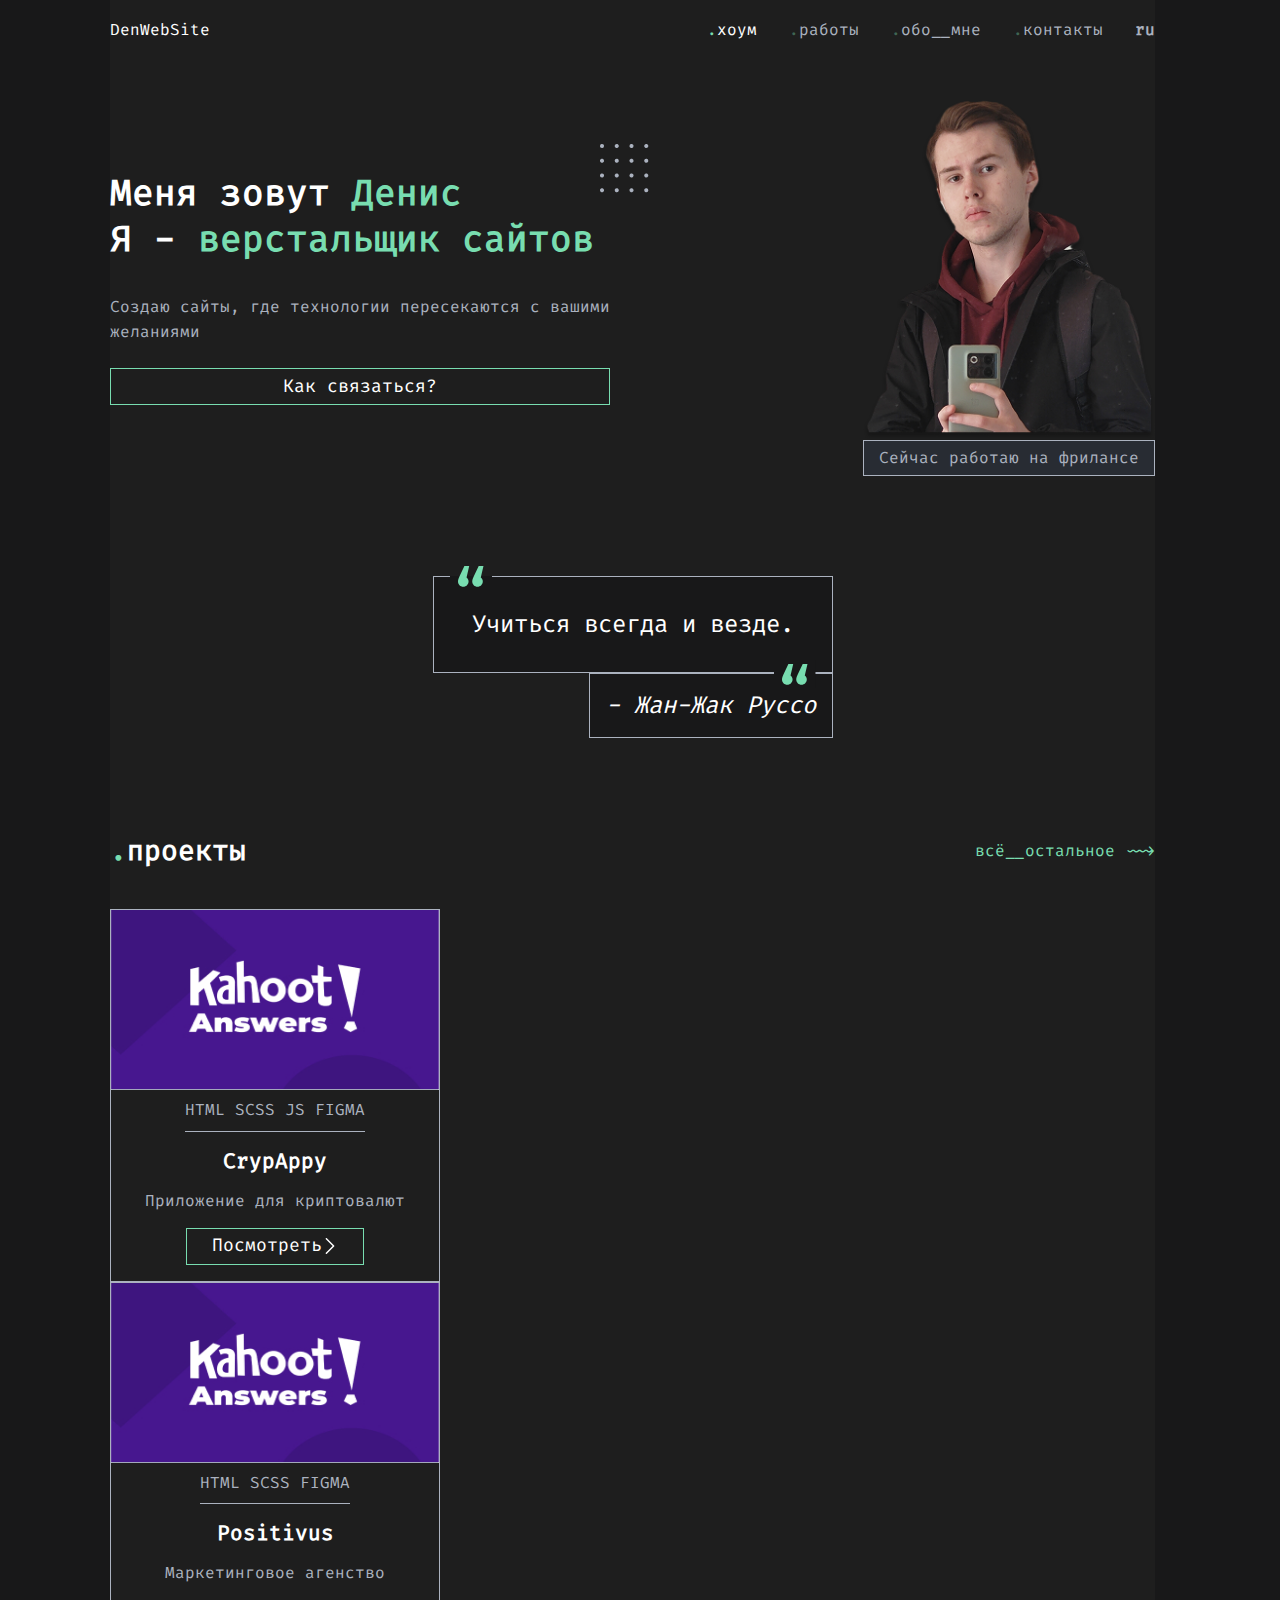
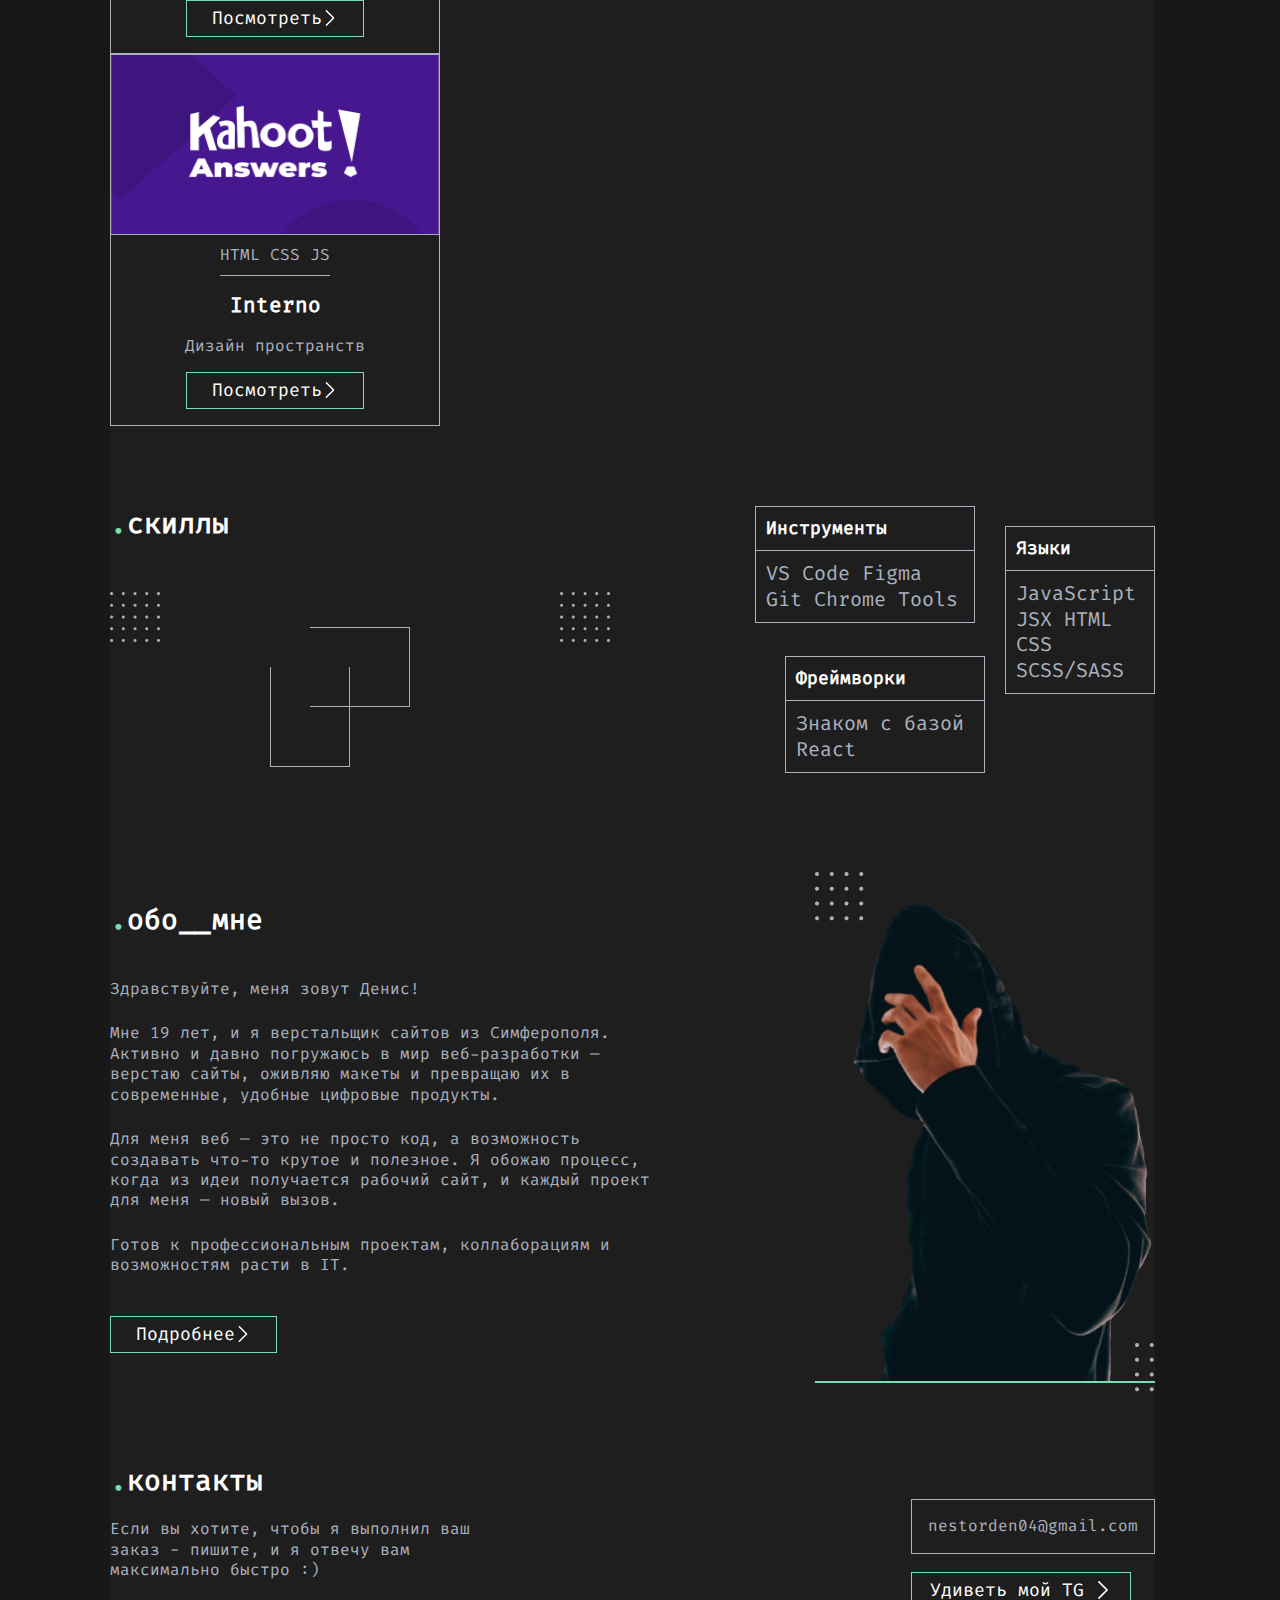
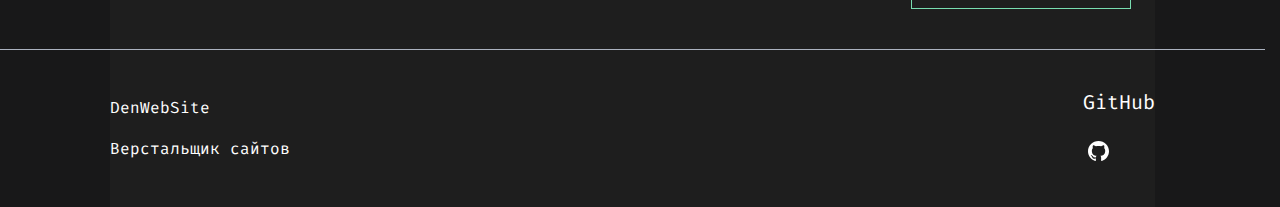
<file: index.html>
<!DOCTYPE html>
<html lang="en">

<head>
    <meta charset="UTF-8">
    <meta name="viewport" content="width=device-width, initial-scale=1.0">
    <title>DenWebSite</title>
    <link rel="stylesheet" href="css/style.css">
</head>

<body>
    <header class="header">
        <div class="header__inner container section">
            <a class="header__logo logo" href="index.html">
                <p>DenWebSite</p>
            </a>

            <div class="header__links">
                <nav class="header__nav">
                    <button class="menu-btn" type="button">
                        <span class="btn-line"></span>
                        <span class="btn-line"></span>
                        <span class="btn-line"></span>
                        <span class="btn-line"></span>
                    </button>
                    <ul class="header__list">
                        <li class="header__list-item active"><a href="index.html"><span>.</span>хоум</a></li>
                        <li class="header__list-item"><a href="#"><span>.</span>работы</a></li>
                        <li class="header__list-item"><a href="#"><span>.</span>обо__мне</a></li>
                        <li class="header__list-item"><a href="#"><span>.</span>контакты</a></li>
                    </ul>
                </nav>
                <div class="switch">
                    <p>ru</p>
                </div>
            </div>
        </div>
    </header>

    <main class="main">
        <section class="hero">
            <div class="container section">
                <div class="hero__top">
                    <div class="hero__info">
                        <h1 class="hero__title">
                            Меня зовут <span class="hero__span">Денис</span> <br>
                            Я - <span class="hero__span">верстальщик сайтов</span>
                        </h1>
                        <div class="hero__subtitle">
                            <p>
                                Создаю сайты, где технологии пересекаются с вашими желаниями
                            </p>
                        </div>
                        <div class="card hero__links">
                            <div class="card-inner">
                                <a class="card-front hero__link button button--accent" href="#">Как связаться?</a>
                                <a class="card-back hero__link button button--accent" href="#">Быстро и легко!</a>
                            </div>
                        </div>
                    </div>

                    <div class="hero__image">
                        <img src="/images/den.png" alt="Denis Photo" loading="lazy" width="292" height="341">
                        <div class="hero__image-descr">
                            <p>Сейчас работаю на фрилансе</p>
                        </div>
                    </div>
                </div>

                <div class="hero__bottom">
                    <blockquote class="hero__bottom-blockquote"
                        cite="https://www.websmi.by/2024/07/uchitsya-vsegda-i-vezde-zhan-zhak-russo/">
                        <p>
                            Учиться всегда и везде.
                        </p>
                    </blockquote>
                    <cite class="hero__bottom-cite">- Жан-Жак Руссо</cite>
                </div>
            </div>
        </section>

        <section class="projects">
            <div class="container section">
                <div class="projects__top">
                    <h2 class="projects__title">
                        <span class="green-dot">.</span>проекты
                    </h2>

                    <a class="projects__link-more" href="projects.html">
                        всё__остальное ~~>
                    </a>
                </div>

                <ul class="projects__list">
                    <li class="projects__list-item">
                        <img class="projects__list-img" src="images/delete.jpg" alt="" width="330" height="200"
                            loading="lazy">
                        <div class="projects__list-stek">
                            <p>
                                HTML SCSS JS FIGMA
                            </p>
                        </div>
                        <h3 class="projects__list-name">CrypAppy</h3>
                        <div class="projects__list-descr">
                            <p>
                                Приложение для криптовалют
                            </p>
                        </div>
                        <a class="projects__list-link button" href="https://denwebsite.github.io/Locus/">
                            Посмотреть
                            <svg fill="#000000" height="16" width="16" version="1.1" id="Layer_1"
                                xmlns="http://www.w3.org/2000/svg" xmlns:xlink="http://www.w3.org/1999/xlink"
                                viewBox="0 0 330 330" xml:space="preserve">
                                <path id="XMLID_222_" d="M250.606,154.389l-150-149.996c-5.857-5.858-15.355-5.858-21.213,0.001
	c-5.857,5.858-5.857,15.355,0.001,21.213l139.393,139.39L79.393,304.394c-5.857,5.858-5.857,15.355,0.001,21.213
	C82.322,328.536,86.161,330,90,330s7.678-1.464,10.607-4.394l149.999-150.004c2.814-2.813,4.394-6.628,4.394-10.606
	C255,161.018,253.42,157.202,250.606,154.389z" />
                            </svg>
                        </a>
                    </li>
                    <li class="projects__list-item">
                        <img class="projects__list-img" src="images/delete.jpg" alt="" width="330" height="200"
                            loading="lazy">
                        <div class="projects__list-stek">
                            <p>
                                HTML SCSS FIGMA
                            </p>
                        </div>
                        <h3 class="projects__list-name">Positivus</h3>
                        <div class="projects__list-descr">
                            <p>
                                Маркетинговое агенство
                            </p>
                        </div>
                        <a class="projects__list-link button" href="https://denwebsite.github.io/Posi4/">
                            Посмотреть
                            <svg fill="#000000" height="16" width="16" version="1.1" id="Layer_1"
                                xmlns="http://www.w3.org/2000/svg" xmlns:xlink="http://www.w3.org/1999/xlink"
                                viewBox="0 0 330 330" xml:space="preserve">
                                <path id="XMLID_222_" d="M250.606,154.389l-150-149.996c-5.857-5.858-15.355-5.858-21.213,0.001
	c-5.857,5.858-5.857,15.355,0.001,21.213l139.393,139.39L79.393,304.394c-5.857,5.858-5.857,15.355,0.001,21.213
	C82.322,328.536,86.161,330,90,330s7.678-1.464,10.607-4.394l149.999-150.004c2.814-2.813,4.394-6.628,4.394-10.606
	C255,161.018,253.42,157.202,250.606,154.389z" />
                            </svg>
                        </a>
                    </li>
                    <li class="projects__list-item">
                        <img class="projects__list-img" src="images/delete.jpg" alt="" width="330" height="200"
                            loading="lazy">
                        <div class="projects__list-stek">
                            <p>
                                HTML CSS JS
                            </p>
                        </div>
                        <h3 class="projects__list-name">Interno</h3>
                        <div class="projects__list-descr">
                            <p>
                                Дизайн пространств
                            </p>
                        </div>
                        <a class="projects__list-link button" href="https://denwebsite.github.io/Interno/">
                            Посмотреть
                            <svg fill="#000000" height="16" width="16" version="1.1" id="Layer_1"
                                xmlns="http://www.w3.org/2000/svg" xmlns:xlink="http://www.w3.org/1999/xlink"
                                viewBox="0 0 330 330" xml:space="preserve">
                                <path id="XMLID_222_" d="M250.606,154.389l-150-149.996c-5.857-5.858-15.355-5.858-21.213,0.001
	c-5.857,5.858-5.857,15.355,0.001,21.213l139.393,139.39L79.393,304.394c-5.857,5.858-5.857,15.355,0.001,21.213
	C82.322,328.536,86.161,330,90,330s7.678-1.464,10.607-4.394l149.999-150.004c2.814-2.813,4.394-6.628,4.394-10.606
	C255,161.018,253.42,157.202,250.606,154.389z" />
                            </svg>
                        </a>
                    </li>
                </ul>
            </div>
        </section>

        <section class="skills">
            <div class="container section">
                <div class="skills__inner">
                    <div class="skills__header">
                        <h2 class="skills__title">
                            <span class="green-dot">.</span>скиллы
                        </h2>

                        <div class="skills__decor">
                            <img src="images/dots.png" alt="dots image" width="50" height="50" loading="lazy">
                            <img src="images/dots.png" alt="dots image" width="50" height="50" loading="lazy">
                        </div>
                    </div>


                    <ul class="skills__list">
                        <li class="skills__list-item">
                            <h4 class="skills__list-name">Языки</h4>
                            <div class="skills__list-descr">
                                <p>
                                    JavaScript JSX HTML CSS SCSS/SASS
                                </p>
                            </div>
                        </li>
                        <li class="skills__list-item">
                            <h4 class="skills__list-name">Инструменты</h4>
                            <div class="skills__list-descr">
                                <p>
                                    VS Code Figma Git Chrome Tools
                                </p>
                            </div>
                        </li>
                        <li class="skills__list-item">
                            <h4 class="skills__list-name">Фреймворки</h4>
                            <div class="skills__list-descr">
                                <p>
                                    Знаком с базой React
                                </p>
                            </div>
                        </li>
                    </ul>

                </div>
            </div>
        </section>

        <section class="about">
            <div class="container section section--hidden-x">
                <div class="about__inner">
                    <div class="about__header">
                        <h2 class="about__title">
                            <span class="green-dot">.</span>обо__мне
                        </h2>

                        <div class="about__descr">
                            <p>
                                Здравствуйте, меня зовут Денис!
                            </p>
                            <p>Мне 19 лет, и я верстальщик сайтов из Симферополя. Активно и давно погружаюсь в мир
                                веб-разработки — верстаю сайты, оживляю макеты и превращаю их в современные, удобные
                                цифровые продукты.
                            </p>
                            <p>Для меня веб — это не просто код, а возможность создавать что-то крутое и полезное. Я
                                обожаю
                                процесс, когда из идеи получается рабочий сайт, и каждый проект для меня — новый вызов.
                            </p>
                            <p>
                                Готов к профессиональным проектам, коллаборациям и возможностям расти в IT.</p>
                        </div>

                        <a class="about__btn button button--accent" href="#">Подробнее
                            <svg fill="#000000" height="16" width="16" version="1.1" id="Layer_1"
                                xmlns="http://www.w3.org/2000/svg" xmlns:xlink="http://www.w3.org/1999/xlink"
                                viewBox="0 0 330 330" xml:space="preserve">
                                <path id="XMLID_222_" d="M250.606,154.389l-150-149.996c-5.857-5.858-15.355-5.858-21.213,0.001
	c-5.857,5.858-5.857,15.355,0.001,21.213l139.393,139.39L79.393,304.394c-5.857,5.858-5.857,15.355,0.001,21.213
	C82.322,328.536,86.161,330,90,330s7.678-1.464,10.607-4.394l149.999-150.004c2.814-2.813,4.394-6.628,4.394-10.606
	C255,161.018,253.42,157.202,250.606,154.389z" />
                            </svg>
                        </a>
                    </div>

                    <div class="about__image">
                        <img src="images/deleteNotMe.png" alt="Den Photo" width="340" height="500" loading="lazy">
                    </div>
                </div>
            </div>
        </section>

        <section class="contacts">
            <div class="container section section--hidden-x">
                <div class="contacts__header">
                    <h2 class="contacts__title">
                        <span class="green-dot">.</span>контакты
                    </h2>
                </div>

                <div class="contacts__list">
                    <div class="contacts__list-text">
                        <p>
                            Если вы хотите, чтобы я выполнил ваш заказ -
                            пишите, и я отвечу вам максимально быстро :)
                        </p>
                    </div>


                    <div class="contacts__list-links">
                        <a class="contacts__list-email" href="mailto:nestorden04@gmail.com">
                            nestorden04@gmail.com
                        </a>
                        <div class="tg">
                            <p class="contacts__list-telegram button">
                                Удиветь мой TG
                                <svg fill="#000000" height="18" width="18" version="1.1" id="Layer_1"
                                    xmlns="http://www.w3.org/2000/svg" xmlns:xlink="http://www.w3.org/1999/xlink"
                                    viewBox="0 0 330 330" xml:space="preserve">
                                    <path id="XMLID_222_" d="M250.606,154.389l-150-149.996c-5.857-5.858-15.355-5.858-21.213,0.001
	c-5.857,5.858-5.857,15.355,0.001,21.213l139.393,139.39L79.393,304.394c-5.857,5.858-5.857,15.355,0.001,21.213
	C82.322,328.536,86.161,330,90,330s7.678-1.464,10.607-4.394l149.999-150.004c2.814-2.813,4.394-6.628,4.394-10.606
	C255,161.018,253.42,157.202,250.606,154.389z" />
                                </svg>
                            </p>
                            <div class="tg-show visually-hidden">
                                <img src="images/tgQrCode.png" width="300" height="300" alt="My Telegram QR-code"
                                    loading="lazy">
                            </div>
                        </div>
                    </div>
                </div>
            </div>
        </section>
    </main>

    <footer class="footer">
        <div class="container section">
            <div class="footer__inner">
                <div class="footer__info">
                    <a class="footer__logo logo" href="#">
                        <p>DenWebSite</p>
                    </a>
                    <div class="footer__descr">
                        <p>
                            Верстальщик сайтов
                        </p>
                    </div>
                </div>
                <div class="footer__link">
                    <a class="footer__link-item" href="https://github.com/DenWebSite">
                        <p>GitHub</p>
                        <svg width="32" height="32" viewBox="0 0 32 32" fill="FFFFFF"
                            xmlns="http://www.w3.org/2000/svg">
                            <path
                                d="M15.5 6C9.69875 6 5 10.5882 5 16.2529C5 20.7899 8.00562 24.6219 12.1794 25.9804C12.7044 26.0701 12.9012 25.7625 12.9012 25.4934C12.9012 25.2499 12.8881 24.4425 12.8881 23.5838C10.25 24.058 9.5675 22.9558 9.3575 22.3791C9.23938 22.0843 8.7275 21.1743 8.28125 20.9308C7.91375 20.7386 7.38875 20.2644 8.26813 20.2516C9.095 20.2388 9.68563 20.9949 9.8825 21.3025C10.8275 22.8533 12.3369 22.4175 12.9406 22.1484C13.0325 21.4819 13.3081 21.0334 13.61 20.777C11.2737 20.5207 8.8325 19.6364 8.8325 15.7147C8.8325 14.5997 9.23938 13.6769 9.90875 12.9592C9.80375 12.7029 9.43625 11.6519 10.0138 10.2422C10.0138 10.2422 10.8931 9.97301 12.9012 11.2931C13.7413 11.0624 14.6338 10.947 15.5263 10.947C16.4188 10.947 17.3113 11.0624 18.1513 11.2931C20.1594 9.9602 21.0387 10.2422 21.0387 10.2422C21.6163 11.6519 21.2488 12.7029 21.1438 12.9592C21.8131 13.6769 22.22 14.5868 22.22 15.7147C22.22 19.6492 19.7656 20.5207 17.4294 20.777C17.81 21.0975 18.1381 21.7126 18.1381 22.6738C18.1381 24.0452 18.125 25.1474 18.125 25.4934C18.125 25.7625 18.3219 26.0829 18.8469 25.9804C20.9314 25.2935 22.7428 23.9854 24.026 22.2403C25.3092 20.4953 25.9996 18.4012 26 16.2529C26 10.5882 21.3013 6 15.5 6Z"
                                fill="#FFFFFF" />
                        </svg>

                    </a>
                </div>
            </div>
        </div>
    </footer>

    <script src="js/script.js"></script>
</body>

</html>
</file>
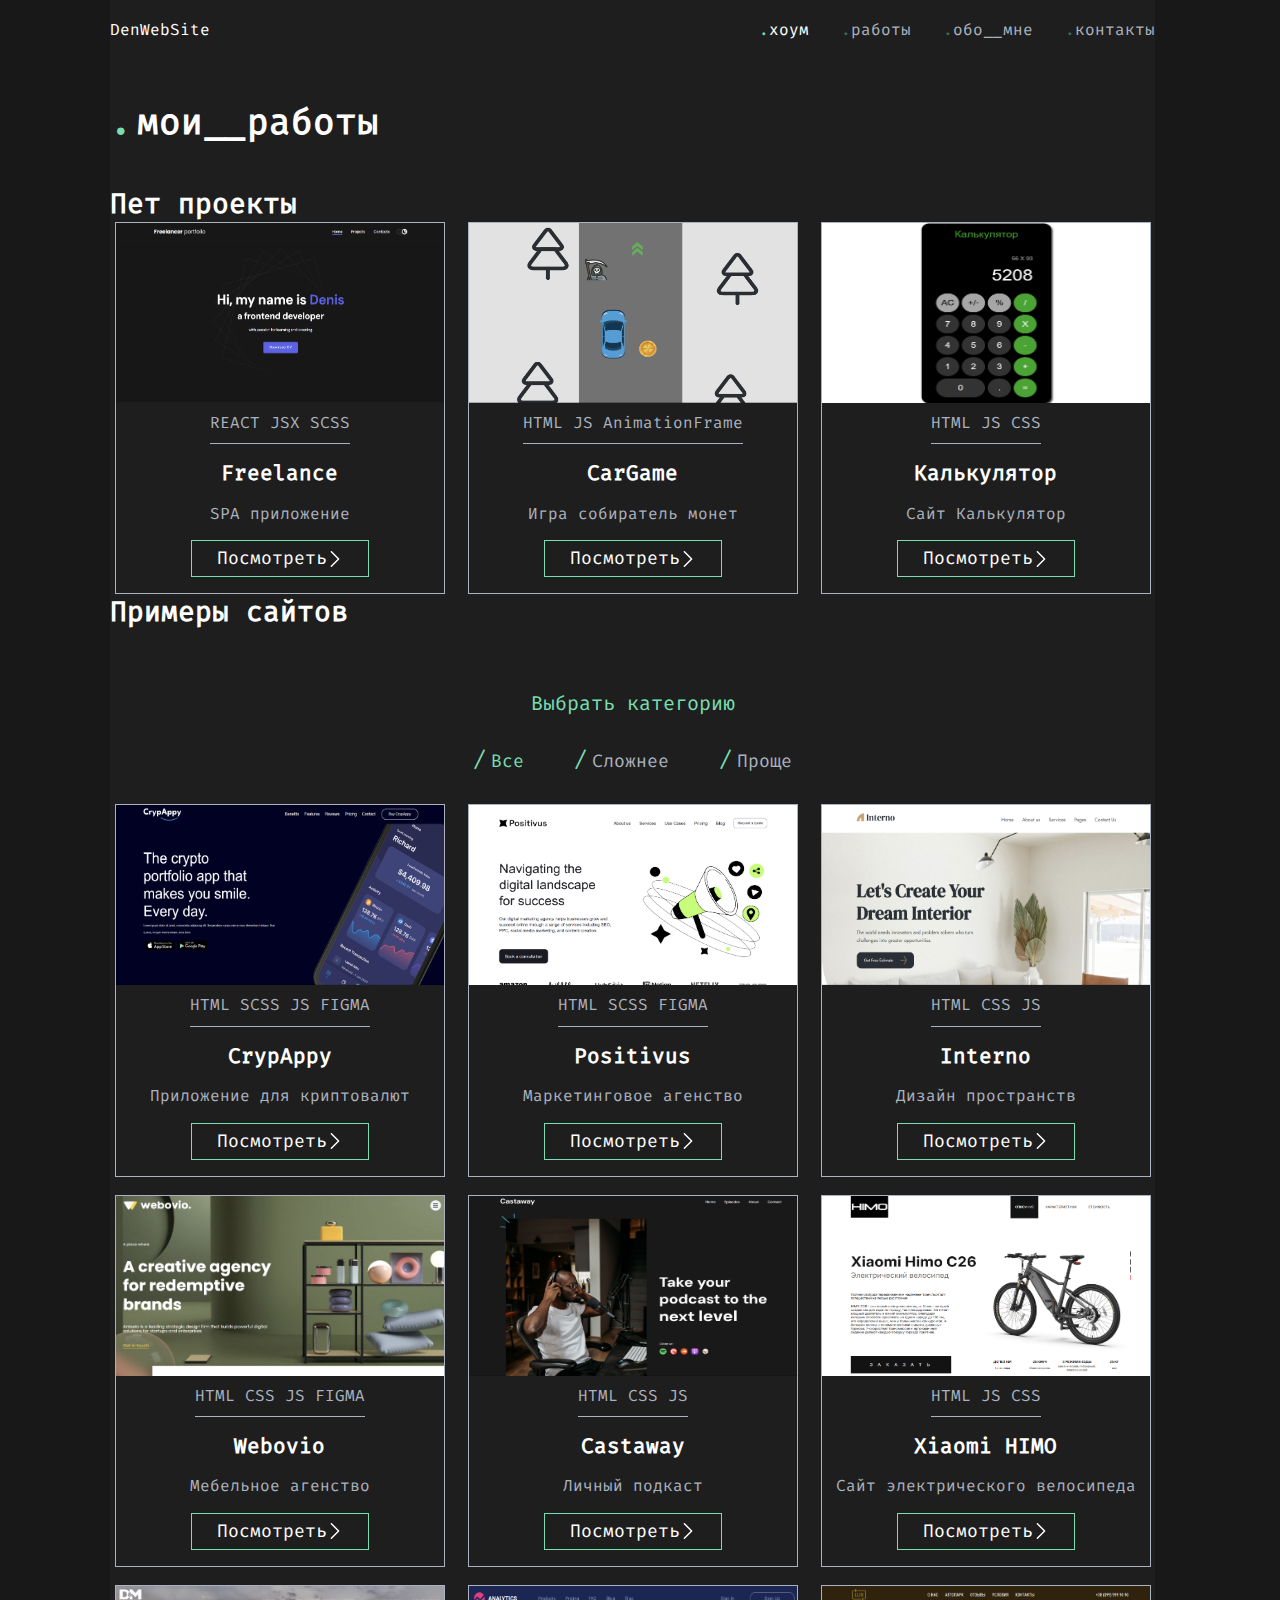
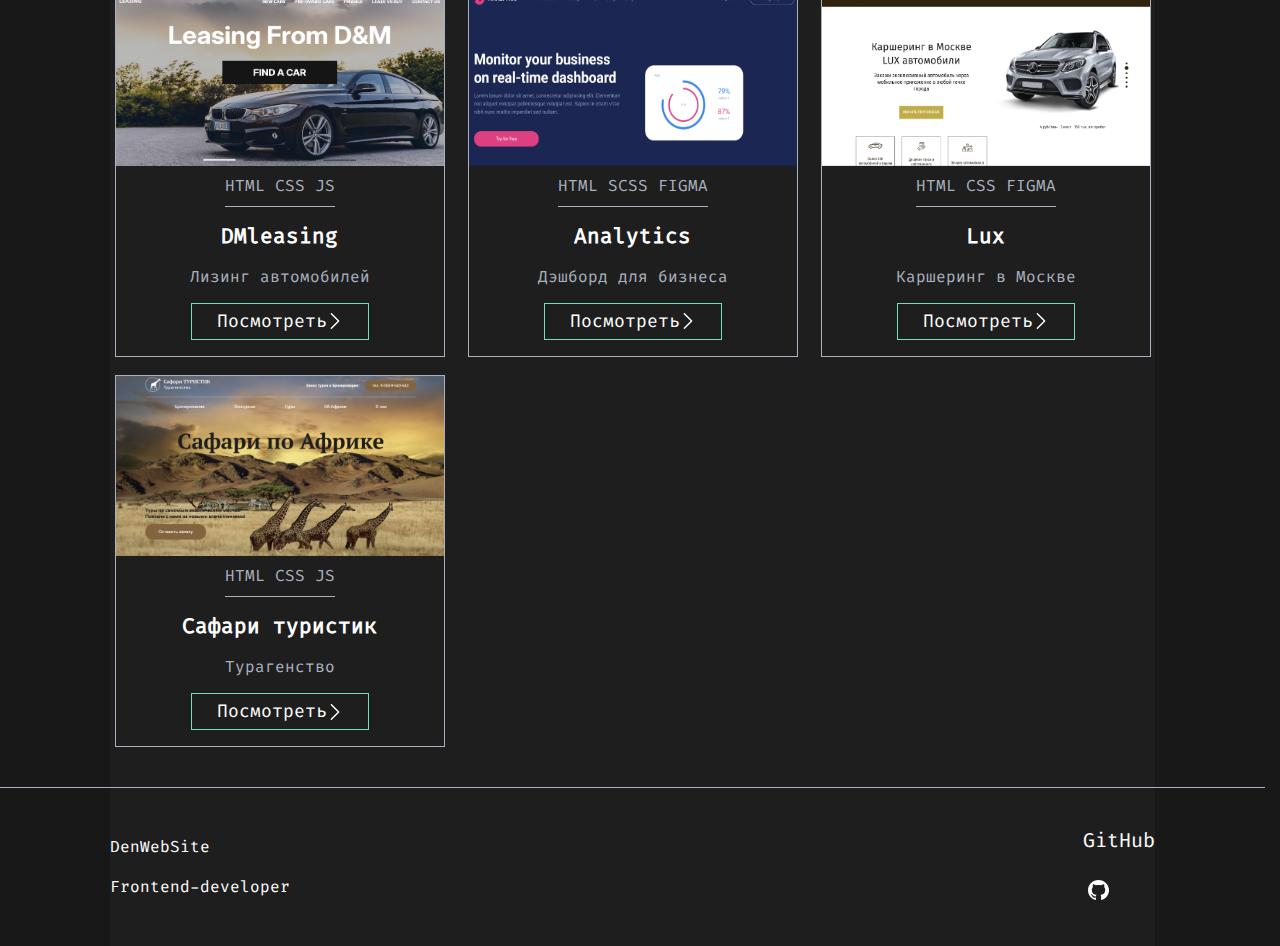
<file: case.html>
<!DOCTYPE html>
<html lang="ru">

<head>
    <meta charset="UTF-8">
    <meta name="viewport" content="width=device-width, initial-scale=1.0">
    <title>Работы</title>
    <link rel="stylesheet" href="css/style.css">
</head>

<body>

    <div class="wrapper">

        <header class="header">
            <div class="header__inner container section">
                <a class="header__logo logo" href="index.html">
                    <p>DenWebSite</p>
                </a>

                <div class="header__links">
                    <nav class="header__nav">
                        <button class="menu-btn" type="button">
                            <span class="btn-line"></span>
                            <span class="btn-line"></span>
                            <span class="btn-line"></span>
                            <span class="btn-line"></span>
                        </button>
                        <ul class="header__list">
                            <li class="header__list-item active"><a href="index.html"><span>.</span>хоум</a></li>
                            <li class="header__list-item"><a href="#"><span>.</span>работы</a></li>
                            <li class="header__list-item"><a href="index.html#aboutme"><span>.</span>обо__мне</a></li>
                            <li class="header__list-item"><a href="index.html#contacts"><span>.</span>контакты</a></li>
                        </ul>
                    </nav>
                </div>
            </div>
        </header>

        <main class="main">
            <section class="case">
                <div class="container section">
                    <h1 class="case__title"><span>.</span>мои__работы</h1>

                    <div class="projects-pet">
                        <h2 class="title projects-pet__title">Пет проекты</h2>

                        <ul class="projects__list grid grid--3">
                            <li class="projects__list-item">
                                <img class="projects__list-img" src="images/case/freelance.jpg" alt="" width="330"
                                    height="200" loading="lazy">
                                <div class="projects__list-stek">
                                    <p>
                                        REACT JSX SCSS
                                    </p>
                                </div>
                                <h3 class="projects__list-name">Freelance</h3>
                                <div class="projects__list-descr">
                                    <p>
                                        SPA приложение
                                    </p>
                                </div>
                                <a class="projects__list-link button" href="https://denwebsite.github.io/freelance-react-spa/">
                                    Посмотреть
                                    <svg fill="#000000" height="16" width="16" version="1.1" id="Layer_1"
                                        xmlns="http://www.w3.org/2000/svg" xmlns:xlink="http://www.w3.org/1999/xlink"
                                        viewBox="0 0 330 330" xml:space="preserve">
                                        <path id="XMLID_222_" d="M250.606,154.389l-150-149.996c-5.857-5.858-15.355-5.858-21.213,0.001
	c-5.857,5.858-5.857,15.355,0.001,21.213l139.393,139.39L79.393,304.394c-5.857,5.858-5.857,15.355,0.001,21.213
	C82.322,328.536,86.161,330,90,330s7.678-1.464,10.607-4.394l149.999-150.004c2.814-2.813,4.394-6.628,4.394-10.606
	C255,161.018,253.42,157.202,250.606,154.389z" />
                                    </svg>
                                </a>
                            </li>
                            <li class="projects__list-item">
                                <img class="projects__list-img" src="images/case/cargame.jpg" alt="" width="330"
                                    height="200" loading="lazy">
                                <div class="projects__list-stek">
                                    <p>
                                        HTML JS AnimationFrame
                                    </p>
                                </div>
                                <h3 class="projects__list-name">CarGame</h3>
                                <div class="projects__list-descr">
                                    <p>
                                        Игра собиратель монет
                                    </p>
                                </div>
                                <a class="projects__list-link button" href="https://denwebsite.github.io/Posi4/">
                                    Посмотреть
                                    <svg fill="#000000" height="16" width="16" version="1.1" id="Layer_1"
                                        xmlns="http://www.w3.org/2000/svg" xmlns:xlink="http://www.w3.org/1999/xlink"
                                        viewBox="0 0 330 330" xml:space="preserve">
                                        <path id="XMLID_222_" d="M250.606,154.389l-150-149.996c-5.857-5.858-15.355-5.858-21.213,0.001
	c-5.857,5.858-5.857,15.355,0.001,21.213l139.393,139.39L79.393,304.394c-5.857,5.858-5.857,15.355,0.001,21.213
	C82.322,328.536,86.161,330,90,330s7.678-1.464,10.607-4.394l149.999-150.004c2.814-2.813,4.394-6.628,4.394-10.606
	C255,161.018,253.42,157.202,250.606,154.389z" />
                                    </svg>
                                </a>
                            </li>
                            <li class="projects__list-item">
                                <img class="projects__list-img" src="images/case/calculator.jpg" alt="" width="330"
                                    height="200" loading="lazy">
                                <div class="projects__list-stek">
                                    <p>
                                        HTML JS CSS
                                    </p>
                                </div>
                                <h3 class="projects__list-name">Калькулятор</h3>
                                <div class="projects__list-descr">
                                    <p>
                                        Сайт Калькулятор
                                    </p>
                                </div>
                                <a class="projects__list-link button" href="https://denwebsite.github.io/Xiaomi-HIMO/">
                                    Посмотреть
                                    <svg fill="#000000" height="16" width="16" version="1.1" id="Layer_1"
                                        xmlns="http://www.w3.org/2000/svg" xmlns:xlink="http://www.w3.org/1999/xlink"
                                        viewBox="0 0 330 330" xml:space="preserve">
                                        <path id="XMLID_222_" d="M250.606,154.389l-150-149.996c-5.857-5.858-15.355-5.858-21.213,0.001
	c-5.857,5.858-5.857,15.355,0.001,21.213l139.393,139.39L79.393,304.394c-5.857,5.858-5.857,15.355,0.001,21.213
	C82.322,328.536,86.161,330,90,330s7.678-1.464,10.607-4.394l149.999-150.004c2.814-2.813,4.394-6.628,4.394-10.606
	C255,161.018,253.42,157.202,250.606,154.389z" />
                                    </svg>
                                </a>
                            </li>
                        </ul>
                    </div>


                    <div class="tabs">
                        <h2 class="title projects-pet__title">Примеры сайтов</h2>

                        <h3 class="tabs__title">Выбрать категорию</h3>
                        <div class="tabs__btn">
                            <button class="tabs__btn-item tabs__btn-item--active"
                                data-button="content-1"><span>/</span>Все</button>
                            <button class="tabs__btn-item" data-button="content-2"><span>/</span>Сложнее</button>
                            <button class="tabs__btn-item" data-button="content-3"><span>/</span>Проще</button>
                        </div>

                        <div class="tabs__content">
                            <div class="tabs__content-item tabs__content-item--active" id="content-1">
                                <ul class="projects__list grid grid--3">
                                    <li class="projects__list-item">
                                        <img class="projects__list-img" src="images/case/Crypappy.jpg" alt=""
                                            width="330" height="200" loading="lazy">
                                        <div class="projects__list-stek">
                                            <p>
                                                HTML SCSS JS FIGMA
                                            </p>
                                        </div>
                                        <h3 class="projects__list-name">CrypAppy</h3>
                                        <div class="projects__list-descr">
                                            <p>
                                                Приложение для криптовалют
                                            </p>
                                        </div>
                                        <a class="projects__list-link button"
                                            href="https://denwebsite.github.io/Locus/">
                                            Посмотреть
                                            <svg fill="#000000" height="16" width="16" version="1.1" id="Layer_1"
                                                xmlns="http://www.w3.org/2000/svg"
                                                xmlns:xlink="http://www.w3.org/1999/xlink" viewBox="0 0 330 330"
                                                xml:space="preserve">
                                                <path id="XMLID_222_" d="M250.606,154.389l-150-149.996c-5.857-5.858-15.355-5.858-21.213,0.001
	c-5.857,5.858-5.857,15.355,0.001,21.213l139.393,139.39L79.393,304.394c-5.857,5.858-5.857,15.355,0.001,21.213
	C82.322,328.536,86.161,330,90,330s7.678-1.464,10.607-4.394l149.999-150.004c2.814-2.813,4.394-6.628,4.394-10.606
	C255,161.018,253.42,157.202,250.606,154.389z" />
                                            </svg>
                                        </a>
                                    </li>
                                    <li class="projects__list-item">
                                        <img class="projects__list-img" src="images/case/Posi4.jpg" alt="" width="330"
                                            height="200" loading="lazy">
                                        <div class="projects__list-stek">
                                            <p>
                                                HTML SCSS FIGMA
                                            </p>
                                        </div>
                                        <h3 class="projects__list-name">Positivus</h3>
                                        <div class="projects__list-descr">
                                            <p>
                                                Маркетинговое агенство
                                            </p>
                                        </div>
                                        <a class="projects__list-link button"
                                            href="https://denwebsite.github.io/Posi4/">
                                            Посмотреть
                                            <svg fill="#000000" height="16" width="16" version="1.1" id="Layer_1"
                                                xmlns="http://www.w3.org/2000/svg"
                                                xmlns:xlink="http://www.w3.org/1999/xlink" viewBox="0 0 330 330"
                                                xml:space="preserve">
                                                <path id="XMLID_222_" d="M250.606,154.389l-150-149.996c-5.857-5.858-15.355-5.858-21.213,0.001
	c-5.857,5.858-5.857,15.355,0.001,21.213l139.393,139.39L79.393,304.394c-5.857,5.858-5.857,15.355,0.001,21.213
	C82.322,328.536,86.161,330,90,330s7.678-1.464,10.607-4.394l149.999-150.004c2.814-2.813,4.394-6.628,4.394-10.606
	C255,161.018,253.42,157.202,250.606,154.389z" />
                                            </svg>
                                        </a>
                                    </li>
                                    <li class="projects__list-item">
                                        <img class="projects__list-img" src="images/case/Interno.jpg" alt="" width="330"
                                            height="200" loading="lazy">
                                        <div class="projects__list-stek">
                                            <p>
                                                HTML CSS JS
                                            </p>
                                        </div>
                                        <h3 class="projects__list-name">Interno</h3>
                                        <div class="projects__list-descr">
                                            <p>
                                                Дизайн пространств
                                            </p>
                                        </div>
                                        <a class="projects__list-link button"
                                            href="https://denwebsite.github.io/Interno/">
                                            Посмотреть
                                            <svg fill="#000000" height="16" width="16" version="1.1" id="Layer_1"
                                                xmlns="http://www.w3.org/2000/svg"
                                                xmlns:xlink="http://www.w3.org/1999/xlink" viewBox="0 0 330 330"
                                                xml:space="preserve">
                                                <path id="XMLID_222_" d="M250.606,154.389l-150-149.996c-5.857-5.858-15.355-5.858-21.213,0.001
	c-5.857,5.858-5.857,15.355,0.001,21.213l139.393,139.39L79.393,304.394c-5.857,5.858-5.857,15.355,0.001,21.213
	C82.322,328.536,86.161,330,90,330s7.678-1.464,10.607-4.394l149.999-150.004c2.814-2.813,4.394-6.628,4.394-10.606
	C255,161.018,253.42,157.202,250.606,154.389z" />
                                            </svg>
                                        </a>
                                    </li>
                                    <li class="projects__list-item">
                                        <img class="projects__list-img" src="images/case/webovio.jpg" alt="" width="330"
                                            height="200" loading="lazy">
                                        <div class="projects__list-stek">
                                            <p>
                                                HTML CSS JS FIGMA
                                            </p>
                                        </div>
                                        <h3 class="projects__list-name">Webovio</h3>
                                        <div class="projects__list-descr">
                                            <p>
                                                Мебельное агенство
                                            </p>
                                        </div>
                                        <a class="projects__list-link button"
                                            href="https://denwebsite.github.io/Webovio/">
                                            Посмотреть
                                            <svg fill="#000000" height="16" width="16" version="1.1" id="Layer_1"
                                                xmlns="http://www.w3.org/2000/svg"
                                                xmlns:xlink="http://www.w3.org/1999/xlink" viewBox="0 0 330 330"
                                                xml:space="preserve">
                                                <path id="XMLID_222_" d="M250.606,154.389l-150-149.996c-5.857-5.858-15.355-5.858-21.213,0.001
	c-5.857,5.858-5.857,15.355,0.001,21.213l139.393,139.39L79.393,304.394c-5.857,5.858-5.857,15.355,0.001,21.213
	C82.322,328.536,86.161,330,90,330s7.678-1.464,10.607-4.394l149.999-150.004c2.814-2.813,4.394-6.628,4.394-10.606
	C255,161.018,253.42,157.202,250.606,154.389z" />
                                            </svg>
                                        </a>
                                    </li>
                                    <li class="projects__list-item">
                                        <img class="projects__list-img" src="images/case/castaway.jpg" alt=""
                                            width="330" height="200" loading="lazy">
                                        <div class="projects__list-stek">
                                            <p>
                                                HTML CSS JS
                                            </p>
                                        </div>
                                        <h3 class="projects__list-name">Castaway</h3>
                                        <div class="projects__list-descr">
                                            <p>
                                                Личный подкаст
                                            </p>
                                        </div>
                                        <a class="projects__list-link button"
                                            href="https://denwebsite.github.io/CastAway/">
                                            Посмотреть
                                            <svg fill="#000000" height="16" width="16" version="1.1" id="Layer_1"
                                                xmlns="http://www.w3.org/2000/svg"
                                                xmlns:xlink="http://www.w3.org/1999/xlink" viewBox="0 0 330 330"
                                                xml:space="preserve">
                                                <path id="XMLID_222_" d="M250.606,154.389l-150-149.996c-5.857-5.858-15.355-5.858-21.213,0.001
	c-5.857,5.858-5.857,15.355,0.001,21.213l139.393,139.39L79.393,304.394c-5.857,5.858-5.857,15.355,0.001,21.213
	C82.322,328.536,86.161,330,90,330s7.678-1.464,10.607-4.394l149.999-150.004c2.814-2.813,4.394-6.628,4.394-10.606
	C255,161.018,253.42,157.202,250.606,154.389z" />
                                            </svg>
                                        </a>
                                    </li>
                                    <li class="projects__list-item">
                                        <img class="projects__list-img" src="images/case/himo.jpg" alt="" width="330"
                                            height="200" loading="lazy">
                                        <div class="projects__list-stek">
                                            <p>
                                                HTML JS CSS
                                            </p>
                                        </div>
                                        <h3 class="projects__list-name">Xiaomi HIMO</h3>
                                        <div class="projects__list-descr">
                                            <p>
                                                Сайт электрического велосипеда
                                            </p>
                                        </div>
                                        <a class="projects__list-link button"
                                            href="https://denwebsite.github.io/Xiaomi-HIMO/">
                                            Посмотреть
                                            <svg fill="#000000" height="16" width="16" version="1.1" id="Layer_1"
                                                xmlns="http://www.w3.org/2000/svg"
                                                xmlns:xlink="http://www.w3.org/1999/xlink" viewBox="0 0 330 330"
                                                xml:space="preserve">
                                                <path id="XMLID_222_" d="M250.606,154.389l-150-149.996c-5.857-5.858-15.355-5.858-21.213,0.001
	c-5.857,5.858-5.857,15.355,0.001,21.213l139.393,139.39L79.393,304.394c-5.857,5.858-5.857,15.355,0.001,21.213
	C82.322,328.536,86.161,330,90,330s7.678-1.464,10.607-4.394l149.999-150.004c2.814-2.813,4.394-6.628,4.394-10.606
	C255,161.018,253.42,157.202,250.606,154.389z" />
                                            </svg>
                                        </a>
                                    </li>
                                    <li class="projects__list-item">
                                        <img class="projects__list-img" src="images/case/dmleasing.jpg" alt=""
                                            width="330" height="200" loading="lazy">
                                        <div class="projects__list-stek">
                                            <p>
                                                HTML CSS JS
                                            </p>
                                        </div>
                                        <h3 class="projects__list-name">DMleasing</h3>
                                        <div class="projects__list-descr">
                                            <p>
                                                Лизинг автомобилей
                                            </p>
                                        </div>
                                        <a class="projects__list-link button"
                                            href="https://denwebsite.github.io/DMLeasing/">
                                            Посмотреть
                                            <svg fill="#000000" height="16" width="16" version="1.1" id="Layer_1"
                                                xmlns="http://www.w3.org/2000/svg"
                                                xmlns:xlink="http://www.w3.org/1999/xlink" viewBox="0 0 330 330"
                                                xml:space="preserve">
                                                <path id="XMLID_222_" d="M250.606,154.389l-150-149.996c-5.857-5.858-15.355-5.858-21.213,0.001
	c-5.857,5.858-5.857,15.355,0.001,21.213l139.393,139.39L79.393,304.394c-5.857,5.858-5.857,15.355,0.001,21.213
	C82.322,328.536,86.161,330,90,330s7.678-1.464,10.607-4.394l149.999-150.004c2.814-2.813,4.394-6.628,4.394-10.606
	C255,161.018,253.42,157.202,250.606,154.389z" />
                                            </svg>
                                        </a>
                                    </li>
                                    <li class="projects__list-item">
                                        <img class="projects__list-img" src="images/case/analytics.jpg" alt=""
                                            width="330" height="200" loading="lazy">
                                        <div class="projects__list-stek">
                                            <p>
                                                HTML SCSS FIGMA
                                            </p>
                                        </div>
                                        <h3 class="projects__list-name">Analytics</h3>
                                        <div class="projects__list-descr">
                                            <p>
                                                Дэшборд для бизнеса
                                            </p>
                                        </div>
                                        <a class="projects__list-link button"
                                            href="https://denwebsite.github.io/Analytics/">
                                            Посмотреть
                                            <svg fill="#000000" height="16" width="16" version="1.1" id="Layer_1"
                                                xmlns="http://www.w3.org/2000/svg"
                                                xmlns:xlink="http://www.w3.org/1999/xlink" viewBox="0 0 330 330"
                                                xml:space="preserve">
                                                <path id="XMLID_222_" d="M250.606,154.389l-150-149.996c-5.857-5.858-15.355-5.858-21.213,0.001
	c-5.857,5.858-5.857,15.355,0.001,21.213l139.393,139.39L79.393,304.394c-5.857,5.858-5.857,15.355,0.001,21.213
	C82.322,328.536,86.161,330,90,330s7.678-1.464,10.607-4.394l149.999-150.004c2.814-2.813,4.394-6.628,4.394-10.606
	C255,161.018,253.42,157.202,250.606,154.389z" />
                                            </svg>
                                        </a>
                                    </li>
                                    <li class="projects__list-item">
                                        <img class="projects__list-img" src="images/case/lux.jpg" alt="" width="330"
                                            height="200" loading="lazy">
                                        <div class="projects__list-stek">
                                            <p>
                                                HTML CSS FIGMA
                                            </p>
                                        </div>
                                        <h3 class="projects__list-name">Lux</h3>
                                        <div class="projects__list-descr">
                                            <p>
                                                Каршеринг в Москве
                                            </p>
                                        </div>
                                        <a class="projects__list-link button"
                                            href="https://denwebsite.github.io/CarSharingLanding/">
                                            Посмотреть
                                            <svg fill="#000000" height="16" width="16" version="1.1" id="Layer_1"
                                                xmlns="http://www.w3.org/2000/svg"
                                                xmlns:xlink="http://www.w3.org/1999/xlink" viewBox="0 0 330 330"
                                                xml:space="preserve">
                                                <path id="XMLID_222_" d="M250.606,154.389l-150-149.996c-5.857-5.858-15.355-5.858-21.213,0.001
	c-5.857,5.858-5.857,15.355,0.001,21.213l139.393,139.39L79.393,304.394c-5.857,5.858-5.857,15.355,0.001,21.213
	C82.322,328.536,86.161,330,90,330s7.678-1.464,10.607-4.394l149.999-150.004c2.814-2.813,4.394-6.628,4.394-10.606
	C255,161.018,253.42,157.202,250.606,154.389z" />
                                            </svg>
                                        </a>
                                    </li>
                                    <li class="projects__list-item">
                                        <img class="projects__list-img" src="images/case/safari.jpg" alt="" width="330"
                                            height="200" loading="lazy">
                                        <div class="projects__list-stek">
                                            <p>
                                                HTML CSS JS
                                            </p>
                                        </div>
                                        <h3 class="projects__list-name">Сафари туристик</h3>
                                        <div class="projects__list-descr">
                                            <p>
                                                Турагенство
                                            </p>
                                        </div>
                                        <a class="projects__list-link button"
                                            href="https://denwebsite.github.io/SafariTour/">
                                            Посмотреть
                                            <svg fill="#000000" height="16" width="16" version="1.1" id="Layer_1"
                                                xmlns="http://www.w3.org/2000/svg"
                                                xmlns:xlink="http://www.w3.org/1999/xlink" viewBox="0 0 330 330"
                                                xml:space="preserve">
                                                <path id="XMLID_222_" d="M250.606,154.389l-150-149.996c-5.857-5.858-15.355-5.858-21.213,0.001
	c-5.857,5.858-5.857,15.355,0.001,21.213l139.393,139.39L79.393,304.394c-5.857,5.858-5.857,15.355,0.001,21.213
	C82.322,328.536,86.161,330,90,330s7.678-1.464,10.607-4.394l149.999-150.004c2.814-2.813,4.394-6.628,4.394-10.606
	C255,161.018,253.42,157.202,250.606,154.389z" />
                                            </svg>
                                        </a>
                                    </li>
                                </ul>
                            </div>

                            <div class="tabs__content-item" id="content-2">
                                <ul class="projects__list grid grid--3">
                                    <li class="projects__list-item">
                                        <img class="projects__list-img" src="images/case/Crypappy.jpg" alt=""
                                            width="330" height="200" loading="lazy">
                                        <div class="projects__list-stek">
                                            <p>
                                                HTML SCSS JS FIGMA
                                            </p>
                                        </div>
                                        <h3 class="projects__list-name">CrypAppy</h3>
                                        <div class="projects__list-descr">
                                            <p>
                                                Приложение для криптовалют
                                            </p>
                                        </div>
                                        <a class="projects__list-link button"
                                            href="https://denwebsite.github.io/Locus/">
                                            Посмотреть
                                            <svg fill="#000000" height="16" width="16" version="1.1" id="Layer_1"
                                                xmlns="http://www.w3.org/2000/svg"
                                                xmlns:xlink="http://www.w3.org/1999/xlink" viewBox="0 0 330 330"
                                                xml:space="preserve">
                                                <path id="XMLID_222_" d="M250.606,154.389l-150-149.996c-5.857-5.858-15.355-5.858-21.213,0.001
	c-5.857,5.858-5.857,15.355,0.001,21.213l139.393,139.39L79.393,304.394c-5.857,5.858-5.857,15.355,0.001,21.213
	C82.322,328.536,86.161,330,90,330s7.678-1.464,10.607-4.394l149.999-150.004c2.814-2.813,4.394-6.628,4.394-10.606
	C255,161.018,253.42,157.202,250.606,154.389z" />
                                            </svg>
                                        </a>
                                    </li>
                                    <li class="projects__list-item">
                                        <img class="projects__list-img" src="images/case/Posi4.jpg" alt="" width="330"
                                            height="200" loading="lazy">
                                        <div class="projects__list-stek">
                                            <p>
                                                HTML SCSS FIGMA
                                            </p>
                                        </div>
                                        <h3 class="projects__list-name">Positivus</h3>
                                        <div class="projects__list-descr">
                                            <p>
                                                Маркетинговое агенство
                                            </p>
                                        </div>
                                        <a class="projects__list-link button"
                                            href="https://denwebsite.github.io/Posi4/">
                                            Посмотреть
                                            <svg fill="#000000" height="16" width="16" version="1.1" id="Layer_1"
                                                xmlns="http://www.w3.org/2000/svg"
                                                xmlns:xlink="http://www.w3.org/1999/xlink" viewBox="0 0 330 330"
                                                xml:space="preserve">
                                                <path id="XMLID_222_" d="M250.606,154.389l-150-149.996c-5.857-5.858-15.355-5.858-21.213,0.001
	c-5.857,5.858-5.857,15.355,0.001,21.213l139.393,139.39L79.393,304.394c-5.857,5.858-5.857,15.355,0.001,21.213
	C82.322,328.536,86.161,330,90,330s7.678-1.464,10.607-4.394l149.999-150.004c2.814-2.813,4.394-6.628,4.394-10.606
	C255,161.018,253.42,157.202,250.606,154.389z" />
                                            </svg>
                                        </a>
                                    </li>
                                    <li class="projects__list-item">
                                        <img class="projects__list-img" src="images/case/himo.jpg" alt="" width="330"
                                            height="200" loading="lazy">
                                        <div class="projects__list-stek">
                                            <p>
                                                HTML JS CSS
                                            </p>
                                        </div>
                                        <h3 class="projects__list-name">Xiaomi HIMO</h3>
                                        <div class="projects__list-descr">
                                            <p>
                                                Сайт электрического велосипеда
                                            </p>
                                        </div>
                                        <a class="projects__list-link button"
                                            href="https://denwebsite.github.io/Xiaomi-HIMO/">
                                            Посмотреть
                                            <svg fill="#000000" height="16" width="16" version="1.1" id="Layer_1"
                                                xmlns="http://www.w3.org/2000/svg"
                                                xmlns:xlink="http://www.w3.org/1999/xlink" viewBox="0 0 330 330"
                                                xml:space="preserve">
                                                <path id="XMLID_222_" d="M250.606,154.389l-150-149.996c-5.857-5.858-15.355-5.858-21.213,0.001
	c-5.857,5.858-5.857,15.355,0.001,21.213l139.393,139.39L79.393,304.394c-5.857,5.858-5.857,15.355,0.001,21.213
	C82.322,328.536,86.161,330,90,330s7.678-1.464,10.607-4.394l149.999-150.004c2.814-2.813,4.394-6.628,4.394-10.606
	C255,161.018,253.42,157.202,250.606,154.389z" />
                                            </svg>
                                        </a>
                                    </li>
                                    <li class="projects__list-item">
                                        <img class="projects__list-img" src="images/case/dmleasing.jpg" alt=""
                                            width="330" height="200" loading="lazy">
                                        <div class="projects__list-stek">
                                            <p>
                                                HTML CSS JS
                                            </p>
                                        </div>
                                        <h3 class="projects__list-name">DMleasing</h3>
                                        <div class="projects__list-descr">
                                            <p>
                                                Лизинг автомобилей
                                            </p>
                                        </div>
                                        <a class="projects__list-link button"
                                            href="https://denwebsite.github.io/DMLeasing/">
                                            Посмотреть
                                            <svg fill="#000000" height="16" width="16" version="1.1" id="Layer_1"
                                                xmlns="http://www.w3.org/2000/svg"
                                                xmlns:xlink="http://www.w3.org/1999/xlink" viewBox="0 0 330 330"
                                                xml:space="preserve">
                                                <path id="XMLID_222_" d="M250.606,154.389l-150-149.996c-5.857-5.858-15.355-5.858-21.213,0.001
	c-5.857,5.858-5.857,15.355,0.001,21.213l139.393,139.39L79.393,304.394c-5.857,5.858-5.857,15.355,0.001,21.213
	C82.322,328.536,86.161,330,90,330s7.678-1.464,10.607-4.394l149.999-150.004c2.814-2.813,4.394-6.628,4.394-10.606
	C255,161.018,253.42,157.202,250.606,154.389z" />
                                            </svg>
                                        </a>
                                    </li>
                                </ul>
                            </div>

                            <div class="tabs__content-item" id="content-3">
                                <ul class="projects__list grid grid--3">
                                    <li class="projects__list-item">
                                        <img class="projects__list-img" src="images/case/Interno.jpg" alt="" width="330"
                                            height="200" loading="lazy">
                                        <div class="projects__list-stek">
                                            <p>
                                                HTML CSS JS
                                            </p>
                                        </div>
                                        <h3 class="projects__list-name">Interno</h3>
                                        <div class="projects__list-descr">
                                            <p>
                                                Дизайн пространств
                                            </p>
                                        </div>
                                        <a class="projects__list-link button"
                                            href="https://denwebsite.github.io/Interno/">
                                            Посмотреть
                                            <svg fill="#000000" height="16" width="16" version="1.1" id="Layer_1"
                                                xmlns="http://www.w3.org/2000/svg"
                                                xmlns:xlink="http://www.w3.org/1999/xlink" viewBox="0 0 330 330"
                                                xml:space="preserve">
                                                <path id="XMLID_222_" d="M250.606,154.389l-150-149.996c-5.857-5.858-15.355-5.858-21.213,0.001
	c-5.857,5.858-5.857,15.355,0.001,21.213l139.393,139.39L79.393,304.394c-5.857,5.858-5.857,15.355,0.001,21.213
	C82.322,328.536,86.161,330,90,330s7.678-1.464,10.607-4.394l149.999-150.004c2.814-2.813,4.394-6.628,4.394-10.606
	C255,161.018,253.42,157.202,250.606,154.389z" />
                                            </svg>
                                        </a>
                                    </li>
                                    <li class="projects__list-item">
                                        <img class="projects__list-img" src="images/case/webovio.jpg" alt="" width="330"
                                            height="200" loading="lazy">
                                        <div class="projects__list-stek">
                                            <p>
                                                HTML CSS JS FIGMA
                                            </p>
                                        </div>
                                        <h3 class="projects__list-name">Webovio</h3>
                                        <div class="projects__list-descr">
                                            <p>
                                                Мебельное агенство
                                            </p>
                                        </div>
                                        <a class="projects__list-link button"
                                            href="https://denwebsite.github.io/Webovio/">
                                            Посмотреть
                                            <svg fill="#000000" height="16" width="16" version="1.1" id="Layer_1"
                                                xmlns="http://www.w3.org/2000/svg"
                                                xmlns:xlink="http://www.w3.org/1999/xlink" viewBox="0 0 330 330"
                                                xml:space="preserve">
                                                <path id="XMLID_222_" d="M250.606,154.389l-150-149.996c-5.857-5.858-15.355-5.858-21.213,0.001
	c-5.857,5.858-5.857,15.355,0.001,21.213l139.393,139.39L79.393,304.394c-5.857,5.858-5.857,15.355,0.001,21.213
	C82.322,328.536,86.161,330,90,330s7.678-1.464,10.607-4.394l149.999-150.004c2.814-2.813,4.394-6.628,4.394-10.606
	C255,161.018,253.42,157.202,250.606,154.389z" />
                                            </svg>
                                        </a>
                                    </li>
                                    <li class="projects__list-item">
                                        <img class="projects__list-img" src="images/case/castaway.jpg" alt=""
                                            width="330" height="200" loading="lazy">
                                        <div class="projects__list-stek">
                                            <p>
                                                HTML CSS JS
                                            </p>
                                        </div>
                                        <h3 class="projects__list-name">Castaway</h3>
                                        <div class="projects__list-descr">
                                            <p>
                                                Личный подкаст
                                            </p>
                                        </div>
                                        <a class="projects__list-link button"
                                            href="https://denwebsite.github.io/CastAway/">
                                            Посмотреть
                                            <svg fill="#000000" height="16" width="16" version="1.1" id="Layer_1"
                                                xmlns="http://www.w3.org/2000/svg"
                                                xmlns:xlink="http://www.w3.org/1999/xlink" viewBox="0 0 330 330"
                                                xml:space="preserve">
                                                <path id="XMLID_222_" d="M250.606,154.389l-150-149.996c-5.857-5.858-15.355-5.858-21.213,0.001
	c-5.857,5.858-5.857,15.355,0.001,21.213l139.393,139.39L79.393,304.394c-5.857,5.858-5.857,15.355,0.001,21.213
	C82.322,328.536,86.161,330,90,330s7.678-1.464,10.607-4.394l149.999-150.004c2.814-2.813,4.394-6.628,4.394-10.606
	C255,161.018,253.42,157.202,250.606,154.389z" />
                                            </svg>
                                        </a>
                                    </li>
                                    <li class="projects__list-item">
                                        <img class="projects__list-img" src="images/case/analytics.jpg" alt=""
                                            width="330" height="200" loading="lazy">
                                        <div class="projects__list-stek">
                                            <p>
                                                HTML SCSS FIGMA
                                            </p>
                                        </div>
                                        <h3 class="projects__list-name">Analytics</h3>
                                        <div class="projects__list-descr">
                                            <p>
                                                Дэшборд для бизнеса
                                            </p>
                                        </div>
                                        <a class="projects__list-link button"
                                            href="https://denwebsite.github.io/Analytics/">
                                            Посмотреть
                                            <svg fill="#000000" height="16" width="16" version="1.1" id="Layer_1"
                                                xmlns="http://www.w3.org/2000/svg"
                                                xmlns:xlink="http://www.w3.org/1999/xlink" viewBox="0 0 330 330"
                                                xml:space="preserve">
                                                <path id="XMLID_222_" d="M250.606,154.389l-150-149.996c-5.857-5.858-15.355-5.858-21.213,0.001
	c-5.857,5.858-5.857,15.355,0.001,21.213l139.393,139.39L79.393,304.394c-5.857,5.858-5.857,15.355,0.001,21.213
	C82.322,328.536,86.161,330,90,330s7.678-1.464,10.607-4.394l149.999-150.004c2.814-2.813,4.394-6.628,4.394-10.606
	C255,161.018,253.42,157.202,250.606,154.389z" />
                                            </svg>
                                        </a>
                                    </li>
                                    <li class="projects__list-item">
                                        <img class="projects__list-img" src="images/case/lux.jpg" alt="" width="330"
                                            height="200" loading="lazy">
                                        <div class="projects__list-stek">
                                            <p>
                                                HTML CSS FIGMA
                                            </p>
                                        </div>
                                        <h3 class="projects__list-name">Lux</h3>
                                        <div class="projects__list-descr">
                                            <p>
                                                Каршеринг в Москве
                                            </p>
                                        </div>
                                        <a class="projects__list-link button"
                                            href="https://denwebsite.github.io/CarSharingLanding/">
                                            Посмотреть
                                            <svg fill="#000000" height="16" width="16" version="1.1" id="Layer_1"
                                                xmlns="http://www.w3.org/2000/svg"
                                                xmlns:xlink="http://www.w3.org/1999/xlink" viewBox="0 0 330 330"
                                                xml:space="preserve">
                                                <path id="XMLID_222_" d="M250.606,154.389l-150-149.996c-5.857-5.858-15.355-5.858-21.213,0.001
	c-5.857,5.858-5.857,15.355,0.001,21.213l139.393,139.39L79.393,304.394c-5.857,5.858-5.857,15.355,0.001,21.213
	C82.322,328.536,86.161,330,90,330s7.678-1.464,10.607-4.394l149.999-150.004c2.814-2.813,4.394-6.628,4.394-10.606
	C255,161.018,253.42,157.202,250.606,154.389z" />
                                            </svg>
                                        </a>
                                    </li>
                                    <li class="projects__list-item">
                                        <img class="projects__list-img" src="images/case/safari.jpg" alt="" width="330"
                                            height="200" loading="lazy">
                                        <div class="projects__list-stek">
                                            <p>
                                                HTML CSS JS
                                            </p>
                                        </div>
                                        <h3 class="projects__list-name">Сафари туристик</h3>
                                        <div class="projects__list-descr">
                                            <p>
                                                Турагенство
                                            </p>
                                        </div>
                                        <a class="projects__list-link button"
                                            href="https://denwebsite.github.io/SafariTour/">
                                            Посмотреть
                                            <svg fill="#000000" height="16" width="16" version="1.1" id="Layer_1"
                                                xmlns="http://www.w3.org/2000/svg"
                                                xmlns:xlink="http://www.w3.org/1999/xlink" viewBox="0 0 330 330"
                                                xml:space="preserve">
                                                <path id="XMLID_222_" d="M250.606,154.389l-150-149.996c-5.857-5.858-15.355-5.858-21.213,0.001
	c-5.857,5.858-5.857,15.355,0.001,21.213l139.393,139.39L79.393,304.394c-5.857,5.858-5.857,15.355,0.001,21.213
	C82.322,328.536,86.161,330,90,330s7.678-1.464,10.607-4.394l149.999-150.004c2.814-2.813,4.394-6.628,4.394-10.606
	C255,161.018,253.42,157.202,250.606,154.389z" />
                                            </svg>
                                        </a>
                                    </li>
                                </ul>
                            </div>
                        </div>
                    </div>
                </div>
            </section>
        </main>

        <footer class="footer">
            <div class="container section">
                <div class="footer__inner">
                    <div class="footer__info">
                        <a class="footer__logo logo" href="#">
                            <p>DenWebSite</p>
                        </a>
                        <div class="footer__descr">
                            <p>
                               Frontend-developer
                            </p>
                        </div>
                    </div>
                    <div class="footer__link">
                        <a class="footer__link-item" href="https://github.com/DenWebSite">
                            <p>GitHub</p>
                            <svg width="32" height="32" viewBox="0 0 32 32" fill="FFFFFF"
                                xmlns="http://www.w3.org/2000/svg">
                                <path
                                    d="M15.5 6C9.69875 6 5 10.5882 5 16.2529C5 20.7899 8.00562 24.6219 12.1794 25.9804C12.7044 26.0701 12.9012 25.7625 12.9012 25.4934C12.9012 25.2499 12.8881 24.4425 12.8881 23.5838C10.25 24.058 9.5675 22.9558 9.3575 22.3791C9.23938 22.0843 8.7275 21.1743 8.28125 20.9308C7.91375 20.7386 7.38875 20.2644 8.26813 20.2516C9.095 20.2388 9.68563 20.9949 9.8825 21.3025C10.8275 22.8533 12.3369 22.4175 12.9406 22.1484C13.0325 21.4819 13.3081 21.0334 13.61 20.777C11.2737 20.5207 8.8325 19.6364 8.8325 15.7147C8.8325 14.5997 9.23938 13.6769 9.90875 12.9592C9.80375 12.7029 9.43625 11.6519 10.0138 10.2422C10.0138 10.2422 10.8931 9.97301 12.9012 11.2931C13.7413 11.0624 14.6338 10.947 15.5263 10.947C16.4188 10.947 17.3113 11.0624 18.1513 11.2931C20.1594 9.9602 21.0387 10.2422 21.0387 10.2422C21.6163 11.6519 21.2488 12.7029 21.1438 12.9592C21.8131 13.6769 22.22 14.5868 22.22 15.7147C22.22 19.6492 19.7656 20.5207 17.4294 20.777C17.81 21.0975 18.1381 21.7126 18.1381 22.6738C18.1381 24.0452 18.125 25.1474 18.125 25.4934C18.125 25.7625 18.3219 26.0829 18.8469 25.9804C20.9314 25.2935 22.7428 23.9854 24.026 22.2403C25.3092 20.4953 25.9996 18.4012 26 16.2529C26 10.5882 21.3013 6 15.5 6Z"
                                    fill="#FFFFFF" />
                            </svg>

                        </a>
                    </div>
                </div>
            </div>
        </footer>

    </div>

    <script src="js/script.js"></script>
    <script src="js/case.js"></script>
</body>

</html>
</file>
<file: css/style.css>
@charset "UTF-8";
/**
  Нормализация блочной модели
 */
*,
::before,
::after {
  box-sizing: border-box;
}

/**
  Убираем внутренние отступы слева тегам списков,
  у которых есть атрибут class
 */
:where(ul, ol):where([class]) {
  padding-left: 0;
}

/**
  Убираем внешние отступы body и двум другим тегам,
  у которых есть атрибут class
 */
body,
:where(blockquote, figure):where([class]) {
  margin: 0;
}

/**
  Убираем внешние отступы вертикали нужным тегам,
  у которых есть атрибут class
 */
:where(h1,
h2,
h3,
h4,
h5,
h6,
p,
ul,
ol,
dl):where([class]) {
  margin-block: 0;
}

:where(dd[class]) {
  margin-left: 0;
}

:where(fieldset[class]) {
  margin-left: 0;
  padding: 0;
  border: none;
}

/**
  Убираем стандартный маркер маркированному списку,
  у которого есть атрибут class
 */
:where(ul[class]) {
  list-style: none;
}

:where(address[class]) {
  font-style: normal;
}

/**
  Обнуляем вертикальные внешние отступы параграфа,
  объявляем локальную переменную для внешнего отступа вниз,
  чтобы избежать взаимодействие с более сложным селектором
 */
p {
  --paragraphMarginBottom: 24px;
  margin-block: 0;
}

/**
  Внешний отступ вниз для параграфа без атрибута class,
  который расположен не последним среди своих соседних элементов
 */
p:where(:not([class]):not(:last-child)) {
  margin-bottom: var(--paragraphMarginBottom);
}

/**
  Упрощаем работу с изображениями и видео
 */
img,
video {
  display: block;
  max-width: 100%;
  height: auto;
}

/**
  Наследуем свойства шрифт для полей ввода
 */
input,
textarea,
select,
button {
  font: inherit;
}

html {
  /**
    Пригодится в большинстве ситуаций
    (когда, например, нужно будет "прижать" футер к низу сайта)
   */
  height: 100%;
  /**
    Убираем скачок интерфейса по горизонтали
    при появлении / исчезновении скроллбара
   */
  scrollbar-gutter: stable;
}

/**
  Плавный скролл
 */
html,
:has(:target) {
  scroll-behavior: smooth;
}

body {
  /**
    Пригодится в большинстве ситуаций
    (когда, например, нужно будет "прижать" футер к низу сайта)
   */
  min-height: 100%;
  /**
    Унифицированный интерлиньяж
   */
  line-height: 1.5;
}

/**
  Нормализация высоты элемента ссылки при его инспектировании в DevTools
 */
a:where([class]) {
  display: inline-flex;
}

/**
  Курсор-рука при наведении на элемент
 */
button,
label {
  cursor: pointer;
}

/**
  Приводим к единому цвету svg-элементы
  (за исключением тех, у которых уже указан
  атрибут fill со значением 'none' или начинается с 'url')
 */
:where([fill]:not([fill=none],
[fill^=url])) {
  fill: currentColor;
}

/**
  Приводим к единому цвету svg-элементы
  (за исключением тех, у которых уже указан
  атрибут stroke со значением 'none')
 */
:where([stroke]:not([stroke=none],
[stroke^=url])) {
  stroke: currentColor;
}

/**
  Чиним баг задержки смены цвета при взаимодействии с svg-элементами
 */
svg * {
  transition-property: fill, stroke;
}

/**
  Приведение рамок таблиц в классический 'collapse' вид
 */
:where(table) {
  border-collapse: collapse;
  border-color: currentColor;
}

/**
  Удаляем все анимации и переходы для людей,
  которые предпочитают их не использовать
 */
@media (prefers-reduced-motion: reduce) {
  *,
  ::before,
  ::after {
    animation-duration: 0.01ms !important;
    animation-iteration-count: 1 !important;
    transition-duration: 0.01ms !important;
    scroll-behavior: auto !important;
  }
}
@font-face {
  font-family: "Fira Code";
  src: url(../fonts/FiraCode-Regular.woff2) format("woff2");
  font-weight: 400px;
  font-style: normal;
  font-display: swap;
}
:root {
  --color-dark: #1E1E1E;
  --color-black: #181819;
  --color-light: #FFFFFF;
  --color-accent: #78DDB0;
  --color-accent-alt: rgba(120, 221, 176, .4);
  --color-gray: #ABB2BF;
  --color-gray-alt: #282C33;
  --border: 1px solid var(--color-gray);
  --font-famuly-base: "Fira Code", sans-serif;
  --container-width: 1025px;
  --container-padding-x: 10px;
  --section-padding-y: 70px;
  --input-height: 59px;
  --button-height: 37px;
  --transition-duration: 0.2s;
}
@media (max-width: 1280px) {
  :root {
    --section-padding-y: 40px;
  }
}
@media (max-width: 767px) {
  :root {
    --section-padding-y: 30px;
  }
}

.container {
  max-width: calc(var(--container-width) + var(--container-padding-x) * 2);
  margin-inline: auto;
}
@media (max-width: 1023px) {
  .container {
    padding-inline: var(--container-padding-x);
  }
}

.wrapper {
  min-height: 100%;
  display: flex;
  flex-direction: column;
}

.main {
  flex-grow: 1;
}

.visually-hidden {
  position: absolute !important;
  width: 1px !important;
  height: 1px !important;
  margin: -1px !important;
  border: 0 !important;
  padding: 0 !important;
  white-space: nowrap !important;
  -webkit-clip-path: inset(100%) !important;
          clip-path: inset(100%) !important;
  clip: rect(0 0 0 0) !important;
  overflow: hidden !important;
}

@media (max-width: 767px) {
  .hidden-mobile {
    display: none !important;
  }
}

@media (min-width: 768px) {
  .visible-mobile {
    display: none !important;
  }
}

.green-dot {
  color: var(--color-accent);
}

html, body {
  height: 100%;
}

body {
  font-size: clamp(16px, 18 / 1440 * 100vw, 18px);
  font-family: var(--font-famuly-base);
  font-weight: 400;
  line-height: 1.28;
  color: var(--color-gray);
  background-color: var(--color-black);
}

a, button, input, svg *, textarea {
  transition-duration: var(--transition-duration);
}

a {
  text-decoration: none;
  color: inherit;
}

h1, h2, h3, h4 {
  font-weight: 600;
  color: var(--color-light);
}

h1, .h1 {
  font-size: clamp(32px, 40 / 1440 * 100vw, 40px);
}

h2, .h2 {
  font-size: clamp(28px, 32 / 1440 * 100vw, 32px);
}

h3, .h3 {
  font-size: clamp(20px, 24 / 1440 * 100vw, 24px);
}

h4, .h4 {
  font-size: clamp(18px, 20 / 1440 * 100vw, 20px);
}

.section {
  padding-block: var(--section-padding-y);
  background-color: var(--color-dark);
}
.section--hidden-x {
  overflow-x: hidden;
}

.button {
  display: inline-flex;
  justify-content: center;
  align-items: center;
  height: var(--button-height);
  padding-inline: 25px;
  font-size: 18px;
  color: var(--color-light);
  border: var(--border);
  background-color: var(--color-dark);
  border-radius: var(--border-radius);
  transition: var(--transition-duration);
}
@media (hover: hover) {
  .button:hover {
    color: var(--color-dark);
    background-color: var(--color-accent);
  }
}
@media (hover: none) {
  .button:active {
    color: var(--color-dark);
    background-color: var(--color-accent);
  }
}
@media (max-width: 480px) {
  .button {
    padding-inline: 10px;
    font-size: 12px;
    --button-height: 30px;
  }
}
.button--accent {
  border-color: var(--color-accent);
}
.header__inner {
  display: flex;
  justify-content: space-between;
  align-items: center;
  padding-block: 20px;
  position: fixed;
  top: 0;
  right: 0;
  left: 0;
  z-index: 99;
}
.header__logo {
  display: flex;
  align-items: center;
}
.header__logo p {
  color: var(--color-light);
}
.header__links {
  display: flex;
  -moz-column-gap: 32px;
       column-gap: 32px;
  align-items: center;
}
.header__list {
  display: flex;
  -moz-column-gap: 32px;
       column-gap: 32px;
}
.header__list-item {
  position: relative;
}
.header__list-item span {
  color: var(--color-accent-alt);
}
.header__list-item:after {
  content: "";
  display: block;
  height: 2px;
  left: 50%;
  position: absolute;
  bottom: -5px;
  background: var(--color-accent);
  transition: width 0.3s ease 0s, left 0.3s ease 0s;
  width: 0;
}
.header__list-item:hover:after {
  left: 0;
  width: 100%;
}
.header__list-item.active {
  color: var(--color-light);
}
.header__list-item.active span {
  color: var(--color-accent);
}
@media (hover: hover) {
  .header__list-item:hover {
    color: var(--color-light);
  }
  .header__list-item:hover span {
    color: var(--color-accent);
  }
}
@media (hover: none) {
  .header__list-item:active {
    color: var(--color-light);
  }
  .header__list-item:active span {
    color: var(--color-accent);
  }
}

.switch {
  font-weight: 600;
}
@media (max-width: 1023px) {
  .switch {
    order: -1;
  }
}

@media (hover: hover) {
  .logo p:hover {
    color: var(--color-accent);
  }
}
@media (hover: none) {
  .logo p:active {
    color: var(--color-accent);
  }
}

.grid {
  --gridColumns: 1;
  display: grid;
  grid-template-columns: repeat(var(--gridColumns), 1fr);
  justify-items: center;
  gap: 40px;
}
@media (max-width: 767px) {
  .grid {
    gap: 20px;
  }
}
.grid--2 {
  --gridColumns: 2;
}
.grid--3 {
  --gridColumns: 3;
}
.grid--4 {
  --gridColumns: 4;
}
.grid--5 {
  --gridColumns: 5;
}
.grid--6 {
  --gridColumns: 6;
}
.grid--7 {
  --gridColumns: 7;
}
.grid--8 {
  --gridColumns: 8;
}
.grid--9 {
  --gridColumns: 9;
}
.grid--10 {
  --gridColumns: 10;
}
.grid--11 {
  --gridColumns: 11;
}
.grid--12 {
  --gridColumns: 12;
}
@media (max-width: 767px) {
  .grid--2 {
    --gridColumns: 2;
  }
}
@media (max-width: 1280px) {
  .grid--3 {
    --gridColumns: 3;
  }
}
@media (max-width: 767px) {
  .grid--3 {
    --gridColumns: 2;
    justify-items: center;
  }
}
.grid--4 {
  --gridColumns: 4;
}
@media (max-width: 767px) {
  .grid--4 {
    --gridColumns: 2;
    justify-items: center;
  }
}

.footer {
  border-top: var(--border);
}
.footer__inner {
  color: var(--color-light);
  display: flex;
  justify-content: space-between;
  align-items: center;
}
@media (max-width: 480px) {
  .footer__inner {
    flex-direction: column;
  }
}
.footer__info {
  display: flex;
  flex-direction: column;
  row-gap: 20px;
}
@media (max-width: 480px) {
  .footer__info {
    align-items: center;
  }
}
.footer__link-item {
  flex-direction: column;
  row-gap: 20px;
}
.footer__link-item p {
  font-size: 20px;
  margin-bottom: 0;
}
@media (max-width: 480px) {
  .footer__link-item {
    flex-direction: row;
    row-gap: 0;
    -moz-column-gap: 20px;
         column-gap: 20px;
    align-items: center;
    margin-top: 20px;
  }
}

.menu-btn {
  display: none;
  padding: 0;
  background-color: transparent;
  border: none;
}

@media (max-width: 1023px) {
  .menu-btn {
    display: flex;
    height: 40px;
    width: 50px;
    background-color: transparent;
    border: none;
    cursor: pointer;
    position: relative;
  }
  .btn-line {
    position: absolute;
    left: 0;
    width: 100%;
    background-color: var(--color-light);
    height: 2px;
    transition: all 0.3s;
    z-index: 50;
  }
  .logo {
    position: relative;
    z-index: 50;
  }
  .btn-line:nth-child(1) {
    top: 0;
  }
  .btn-line:nth-child(2) {
    top: 20px;
  }
  .btn-line:nth-child(3) {
    top: 20px;
  }
  .btn-line:nth-child(4) {
    top: 40px;
  }
  .menu-open .btn-line:nth-child(1) {
    transform: scaleX(0);
  }
  .menu-open .btn-line:nth-child(2) {
    transform: rotate(45deg);
    background-color: var(--color-accent);
  }
  .menu-open .btn-line:nth-child(3) {
    transform: rotate(-45deg);
    background-color: var(--color-accent);
  }
  .menu-open .btn-line:nth-child(4) {
    transform: scaleX(0);
  }
  .menu-open .header__list {
    transform: translateX(0);
  }
  .header__list {
    position: absolute;
    left: 0;
    right: 0;
    top: 0;
    bottom: 0;
    background-color: var(--color-dark);
    display: flex;
    justify-content: center;
    align-items: center;
    flex-direction: column;
    row-gap: 24px;
    height: 100vh;
    transform: translateX(-100%);
    transition-duration: var(--transition-duration);
    font-size: 18px;
    z-index: 10;
  }
}
#popup-overlay {
  position: fixed;
  top: 0;
  left: 0;
  width: 100%;
  height: 100%;
  background-color: rgba(0, 0, 0, 0.5);
  display: none;
  text-align: center;
  z-index: 100;
}

#popup {
  position: absolute;
  top: 50%;
  left: 50%;
  translate: -50% -50%;
  position: absolute;
  background-color: transparent;
  background-color: var(--color-dark);
  padding: 20px;
  border-radius: 10px;
}
@media (max-width: 767px) {
  #popup {
    padding: 14px;
  }
}

.popup__title {
  margin-top: 0;
  margin-bottom: 20px;
}
.popup__image {
  width: 200px;
  max-width: 100%;
  height: auto;
  margin-bottom: 10px;
}
.popup__btn {
  margin-top: 30px;
}
@media (max-width: 480px) {
  .popup__btn {
    padding-inline: 25px;
    font-size: 18px;
  }
}

.hero {
  padding-top: 60px;
}
.hero__top {
  position: relative;
  display: flex;
  justify-content: space-between;
  -moz-column-gap: 70px;
       column-gap: 70px;
  align-items: center;
}
@media (max-width: 767px) {
  .hero__top {
    flex-direction: column;
    -moz-column-gap: unset;
         column-gap: unset;
    row-gap: 40px;
    text-align: center;
  }
}
.hero__top::after {
  content: "";
  position: absolute;
  background-image: url(./../../images/dots.png);
  width: 50px;
  height: 50px;
  left: 490px;
  top: 44px;
}
@media (max-width: 767px) {
  .hero__top::after {
    display: none;
  }
}
.hero__info {
  max-width: 500px;
}
.hero__title {
  margin-bottom: 32px;
}
@media (max-width: 480px) {
  .hero__title {
    margin-bottom: 24px;
  }
}
.hero__span {
  color: var(--color-accent);
}
.hero__subtitle {
  margin-bottom: 24px;
  line-height: 25px;
}
.hero__image-descr {
  background-color: var(--color-gray-alt);
  text-align: center;
  padding-block: 7px;
  border: var(--border);
}

.hero__bottom {
  max-width: 400px;
  margin-top: 100px;
  margin-inline: auto;
  position: relative;
}
.hero__bottom-blockquote, .hero__bottom-cite {
  text-align: center;
  font-size: 24px;
  color: var(--color-light);
  border: var(--border);
  background-color: var(--color-black);
}
@media (max-width: 767px) {
  .hero__bottom-blockquote, .hero__bottom-cite {
    font-size: clamp(16px, 20 / 1440 * 100vw, 20px);
  }
}
.hero__bottom-blockquote {
  position: relative;
  padding: 32px;
}
@media (max-width: 767px) {
  .hero__bottom-blockquote {
    padding: 24px;
  }
}
.hero__bottom-blockquote::after, .hero__bottom-blockquote::before {
  content: "";
  position: absolute;
  width: 42px;
  height: 28px;
  z-index: 2;
}
.hero__bottom-blockquote::after {
  bottom: -16px;
  right: 16px;
  background-image: url("../../../images/quotes.svg");
}
.hero__bottom-blockquote::before {
  top: -15px;
  left: 16px;
  background-image: url("../../../images/quotesUp-1.svg");
}
.hero__bottom-cite {
  padding: 16px;
  position: absolute;
  right: 0;
}

.card {
  cursor: pointer;
  height: var(--button-height);
}

.card-inner {
  height: 100%;
  position: relative;
  transition: transform 0.6s;
  transform-style: preserve-3d;
}

.card:hover .card-inner {
  transform: rotateY(180deg);
}

.card-front,
.card-back {
  position: absolute;
  width: 100%;
  height: 100%;
  backface-visibility: hidden;
  display: flex;
  align-items: center;
  justify-content: center;
}

.card-back {
  transform: rotateY(180deg);
}

.projects__top {
  padding-top: 80px;
  display: flex;
  justify-content: space-between;
  align-items: center;
  margin-bottom: 40px;
}
@media (max-width: 480px) {
  .projects__top {
    flex-direction: column;
    row-gap: 30px;
    align-items: flex-start;
  }
}
.projects__link-more {
  position: relative;
  color: var(--color-accent);
}
.projects__link-more:after {
  content: "";
  display: block;
  height: 2px;
  left: 50%;
  position: absolute;
  bottom: -5px;
  background: var(--color-accent);
  transition: width 0.3s ease 0s, left 0.3s ease 0s;
  width: 0;
}
.projects__link-more:hover:after {
  left: 0;
  width: 100%;
}
.projects__list {
  gap: 18px 14px;
}
.projects__list-item {
  display: flex;
  justify-content: space-between;
  flex-direction: column;
  align-items: center;
  max-width: 330px;
  border: var(--border);
  text-align: center;
}
@media (max-width: 767px) {
  .projects__list-item {
    max-width: 270px;
  }
}
@media (max-width: 480px) {
  .projects__list-item {
    max-width: 200px;
  }
}
.projects__list-img {
  height: 180px;
}
@media (max-width: 1023px) {
  .projects__list-img {
    height: 150px;
  }
}
@media (max-width: 767px) {
  .projects__list-img {
    height: 130px;
  }
}
@media (max-width: 480px) {
  .projects__list-img {
    height: 110px;
  }
}
.projects__list-stek {
  padding-block: 10px;
  border-bottom: var(--border);
}
@media (max-width: 480px) {
  .projects__list-stek {
    font-size: 12px;
    padding-block: 6px;
  }
}
.projects__list-name, .projects__list-descr {
  margin-block: 16px;
}
@media (max-width: 480px) {
  .projects__list-name, .projects__list-descr {
    margin-block: 8px;
    font-size: 14px;
  }
}
.projects__list-name {
  margin-bottom: 0;
}
.projects__list-descr {
  padding-inline: 10px;
}
.projects__list-link {
  margin-bottom: 16px;
  border-color: var(--color-accent);
}

.skills__inner {
  display: flex;
  justify-content: space-between;
}
.skills__list {
  position: relative;
  font-size: 20px;
  height: 200px;
}
@media (max-width: 767px) {
  .skills__list {
    margin-top: 60px;
    font-size: 16px;
  }
}
.skills__list-item {
  border: var(--border);
  position: absolute;
}
.skills__list-item:nth-child(1) {
  width: 150px;
  top: 20px;
  right: 0;
}
@media (max-width: 767px) {
  .skills__list-item:nth-child(1) {
    width: 120px;
  }
}
.skills__list-item:nth-child(2) {
  top: 0;
  right: 180px;
  width: 220px;
}
@media (max-width: 767px) {
  .skills__list-item:nth-child(2) {
    width: 160px;
    right: 140px;
  }
}
.skills__list-item:nth-child(3) {
  top: 150px;
  right: 170px;
  width: 200px;
}
@media (max-width: 767px) {
  .skills__list-item:nth-child(3) {
    width: 150px;
    right: 130px;
  }
}
.skills__list-name {
  border-bottom: var(--border);
  padding: 10px;
}
.skills__list-descr {
  padding: 10px;
}
.skills__decor {
  margin-top: 50px;
  width: 500px;
  height: 200px;
  display: flex;
  justify-content: space-between;
  position: relative;
}
@media (max-width: 1023px) {
  .skills__decor {
    opacity: 0.5;
  }
}
@media (max-width: 767px) {
  .skills__decor {
    width: 200px;
  }
}
@media (max-width: 480px) {
  .skills__decor {
    display: none;
  }
}
.skills__decor::after {
  content: "";
  position: absolute;
  width: 80px;
  height: 100px;
  border: var(--border);
  border-top: none;
  left: 160px;
  top: 75px;
}
@media (max-width: 767px) {
  .skills__decor::after {
    display: none;
  }
}
.skills__decor::before {
  content: "";
  position: absolute;
  width: 100px;
  height: 80px;
  border: var(--border);
  border-left: none;
  left: 200px;
  top: 35px;
}
@media (max-width: 767px) {
  .skills__decor::before {
    display: none;
  }
}
.skills__decor img {
  height: 50px;
  position: relative;
}

.about__inner {
  display: flex;
  justify-content: space-between;
  align-items: center;
  -moz-column-gap: 60px;
       column-gap: 60px;
}
@media (max-width: 767px) {
  .about__inner {
    flex-direction: column;
    align-items: start;
    row-gap: 30px;
  }
}
.about__header {
  max-width: 550px;
}
@media (max-width: 480px) {
  .about__header {
    margin-top: 45px;
  }
}
.about__descr {
  padding-block: 40px;
}
@media (max-width: 480px) {
  .about__descr {
    padding-block: 25px;
  }
}
.about__image {
  border-bottom: 2px solid var(--color-accent);
  position: relative;
  flex-shrink: 0;
}
.about__image::after, .about__image::before {
  content: "";
  position: absolute;
  background-image: url("./../../images/dots.png");
  width: 50px;
  height: 50px;
}
.about__image::after {
  bottom: -12px;
  right: -30px;
}
@media (max-width: 767px) {
  .about__image {
    margin-inline: auto;
  }
}

.contacts__list {
  display: flex;
  justify-content: space-between;
  -moz-column-gap: 40px;
       column-gap: 40px;
}
@media (max-width: 767px) {
  .contacts__list {
    flex-direction: column;
    align-items: flex-start;
    padding-block: 40px;
  }
}
@media (max-width: 480px) {
  .contacts__list {
    padding-block: 25px;
  }
}
.contacts__list-text {
  max-width: 400px;
  margin-block: 20px;
}
.contacts__list-email {
  border: var(--border);
  padding: 16px;
  display: flex;
  align-items: center;
  -moz-column-gap: 10px;
       column-gap: 10px;
  padding-inline: auto;
}
.contacts__list-telegram {
  max-width: 220px;
  margin-top: 18px;
  border: var(--border);
  border-color: var(--color-accent);
  padding: 16px;
  display: flex;
  align-items: center;
  -moz-column-gap: 10px;
       column-gap: 10px;
  cursor: pointer;
}

.case {
  margin-top: 60px;
}
.case__title {
  margin-bottom: 40px;
}
.case__title span {
  color: var(--color-accent);
  margin-right: 5px;
}

.tabs__title {
  margin-top: 60px;
  margin-bottom: 30px;
  font-size: 20px;
  font-weight: 500;
  text-align: center;
  color: var(--color-accent);
}

.tabs__btn {
  display: flex;
  justify-content: center;
  flex-wrap: wrap;
  -moz-column-gap: 50px;
       column-gap: 50px;
  row-gap: 5px;
  padding-inline: 30px;
  margin-inline: auto;
  margin-bottom: 30px;
  font-size: 18px;
}
@media (max-width: 767px) {
  .tabs__btn {
    font-size: 16px;
  }
}

.tabs__btn-item {
  position: relative;
  font-weight: 500;
  color: inherit;
  background-color: transparent;
  cursor: pointer;
  padding: 0;
  padding: 0;
  background-color: transparent;
  border: none;
}
.tabs__btn-item:after {
  content: "";
  display: block;
  height: 2px;
  left: 50%;
  position: absolute;
  bottom: -5px;
  background: var(--color-accent);
  transition: width 0.3s ease 0s, left 0.3s ease 0s;
  width: 0;
}
.tabs__btn-item:hover:after {
  left: 0;
  width: 100%;
}
@media (hover: hover) {
  .tabs__btn-item:hover {
    color: var(--color-light);
  }
}
@media (hover: none) {
  .tabs__btn-item:active {
    color: var(--color-light);
  }
}
.tabs__btn-item span {
  color: var(--color-accent) !important;
  margin-right: 5px;
  font-size: 22px;
}

.tabs__btn-item--active {
  color: var(--color-accent) !important;
}

.tabs__content-item {
  display: none;
}

.tabs__content-item.tabs__content-item--active {
  display: grid;
}/*# sourceMappingURL=style.css.map */
</file>
